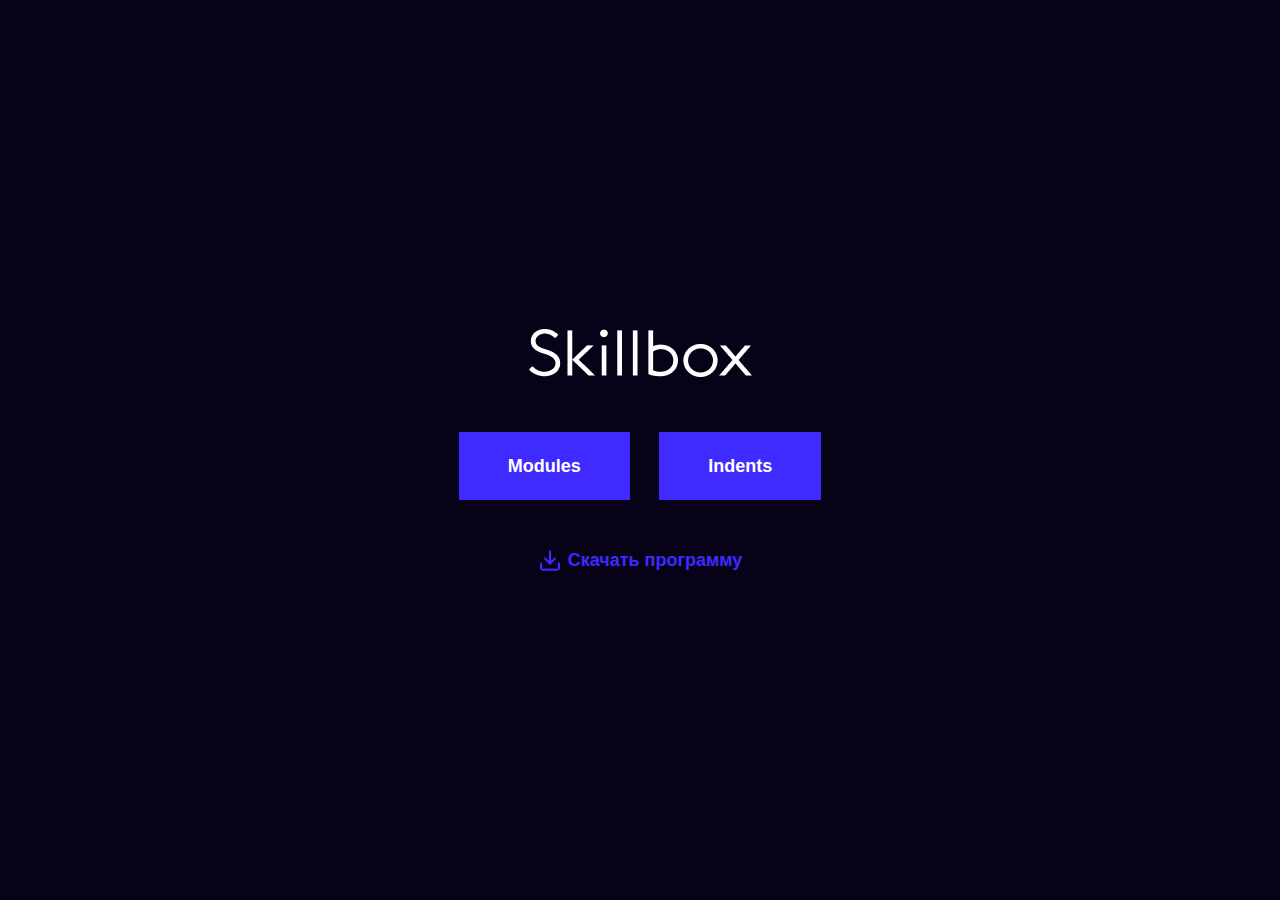
<file: index.html>
<!DOCTYPE html>
<html lang="ru">

<head>
  <meta charset="UTF-8">
  <meta http-equiv="X-UA-Compatible" content="IE=edge">
  <meta name="viewport" content="width=device-width, initial-scale=1.0">
  <title>Document</title>
  <link rel="stylesheet" href="css/normalize.css">
  <link rel="stylesheet" href="css/style.css">
</head>

<body>
  <div class="main-content">
    <a href="https://skillbox.ru/" target="_blank">
      <img src="img/logo-light.png" alt="Логотип skillbox">
    </a>
    <div>
      <a class="link" href="modules.html">Modules</a>
      <a class="link" href="article.html">Indents</a>
    </div>
    <a class="download" href="2.15%20skillbox.docx" download="">Скачать программу</a>
  </div>
</body>

</html>
</file>
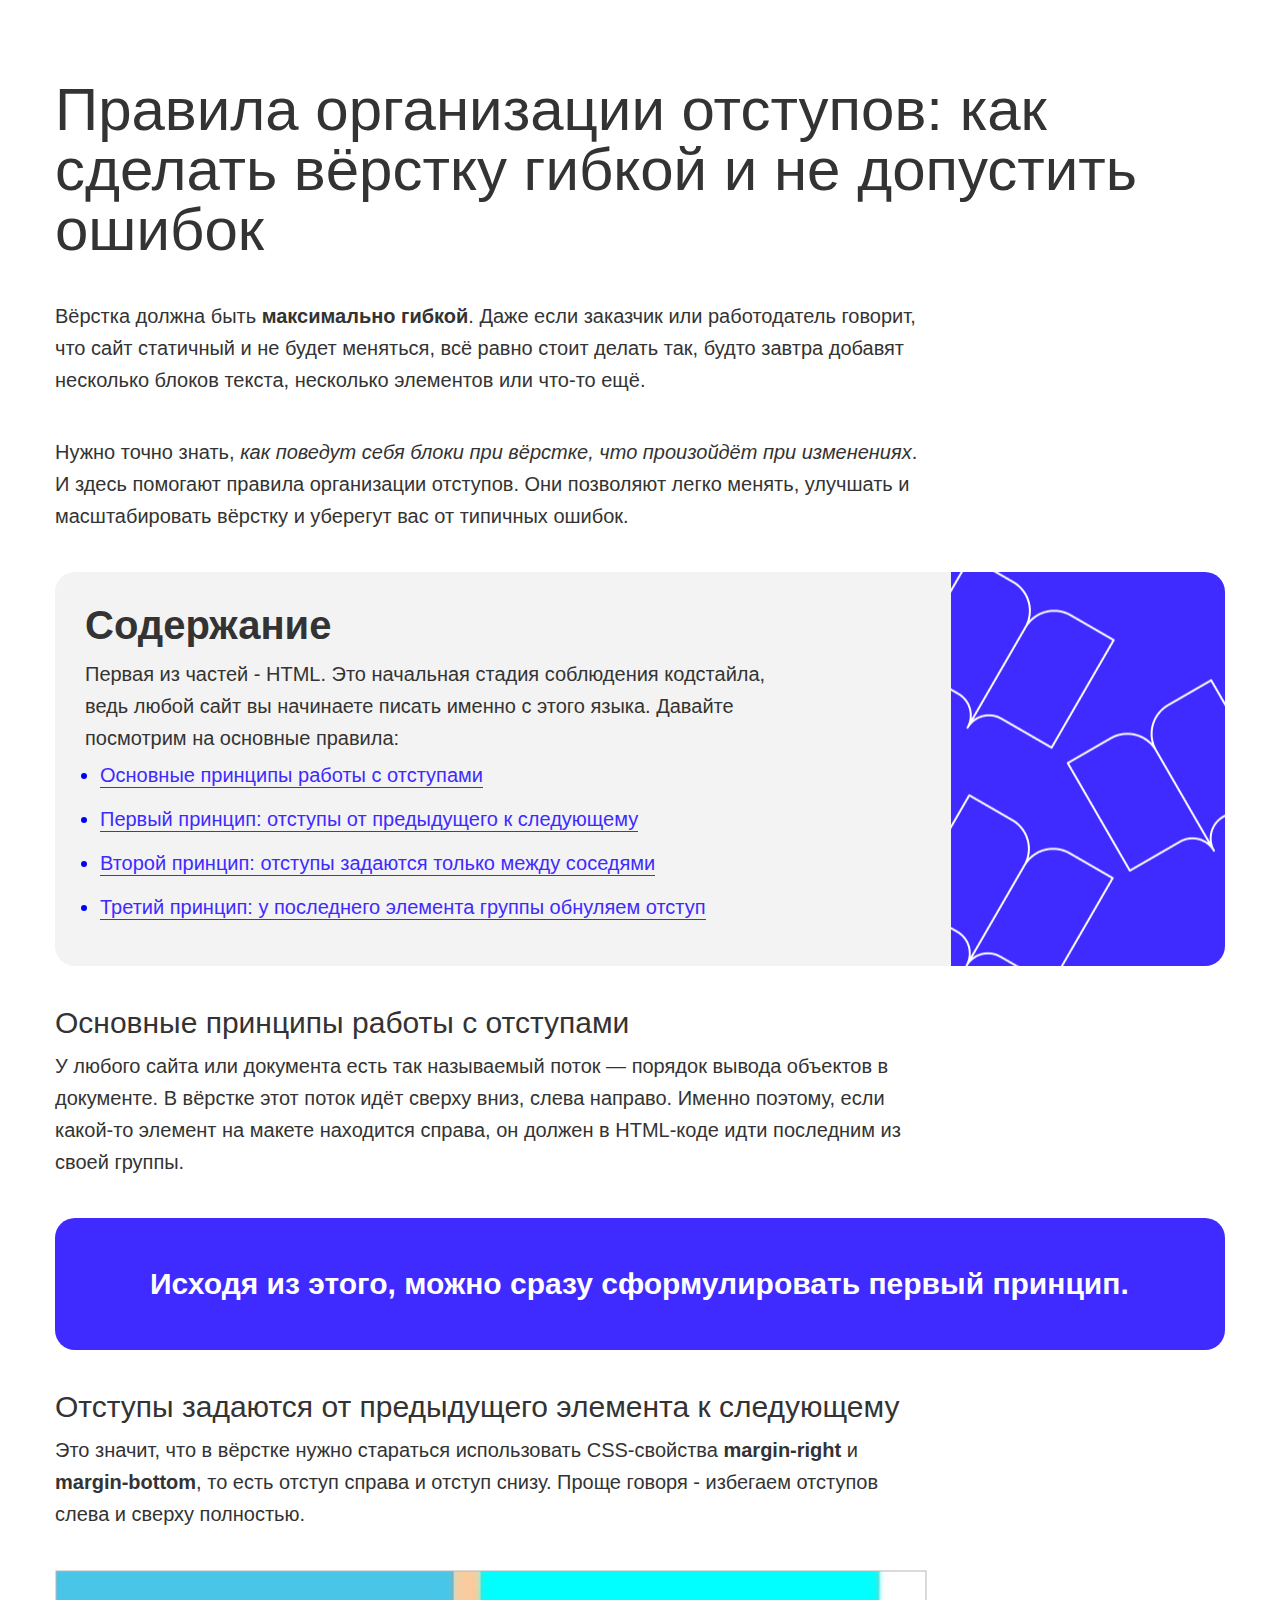
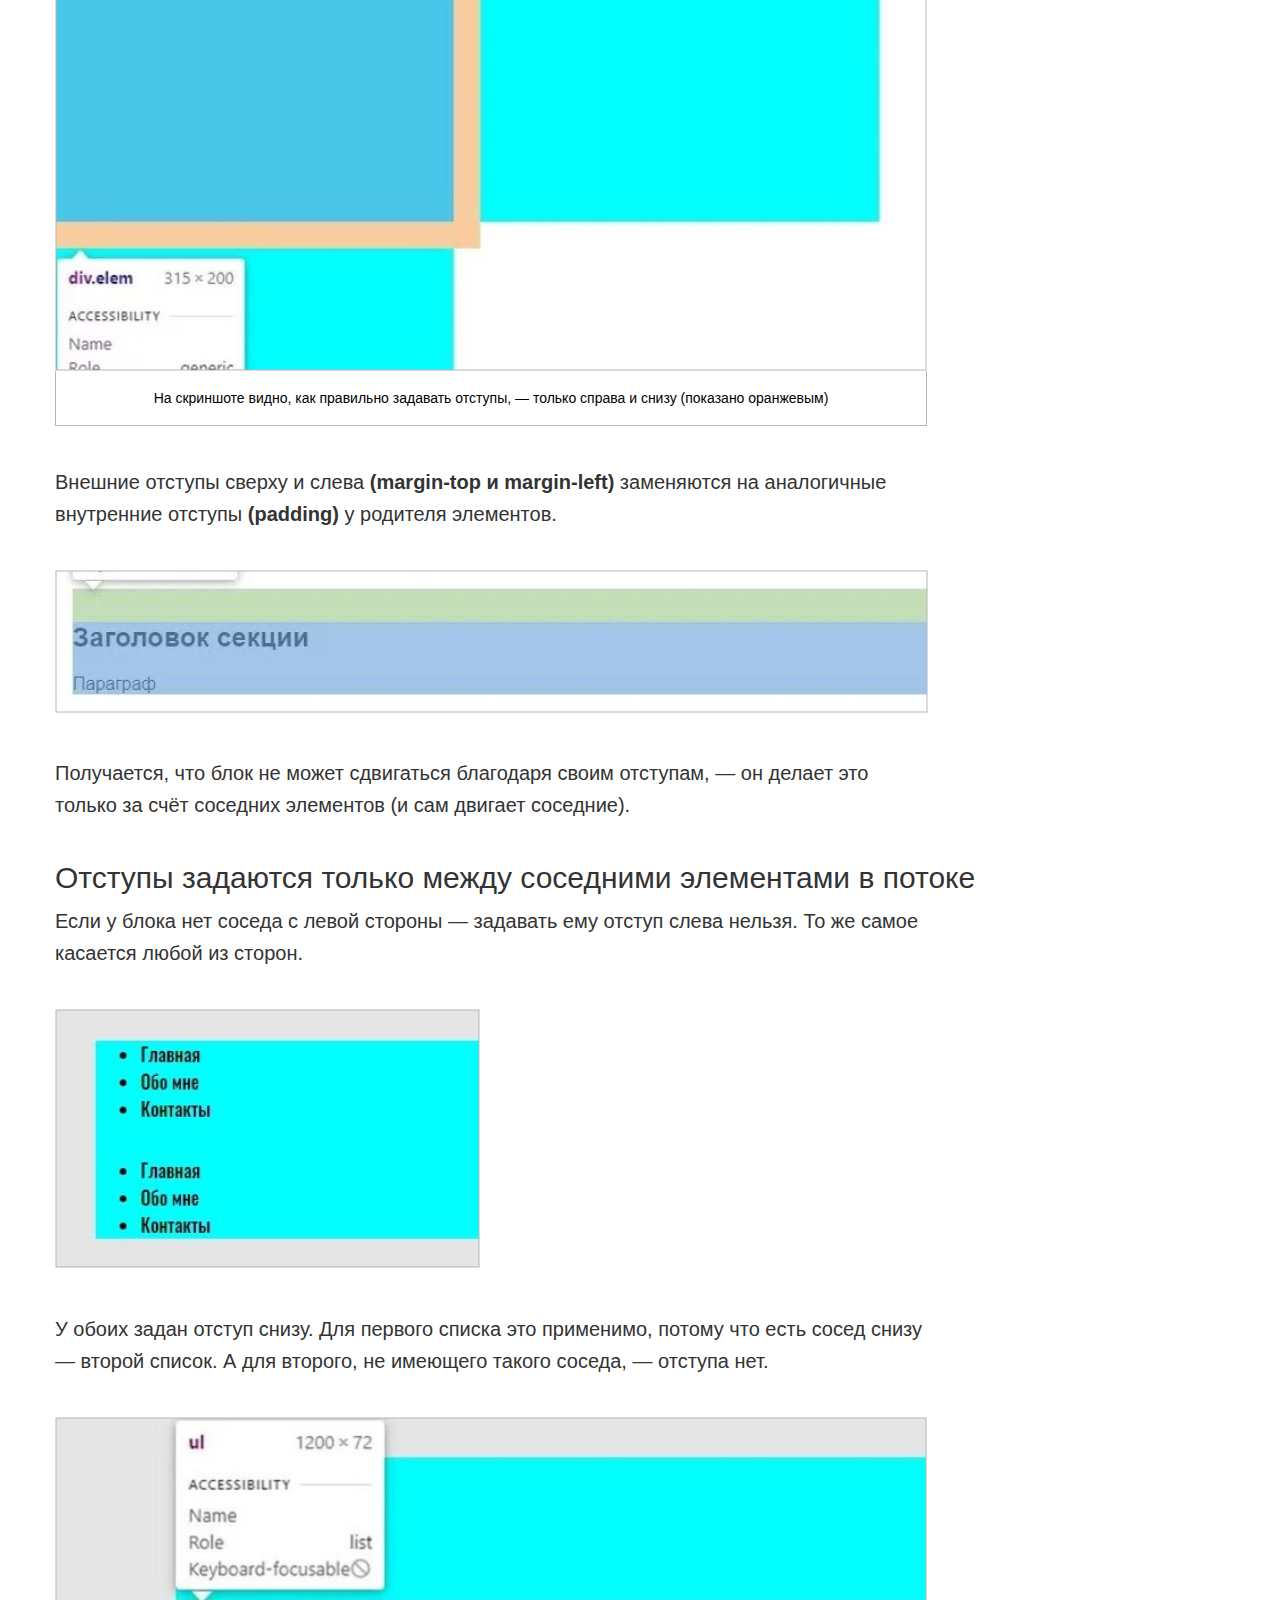
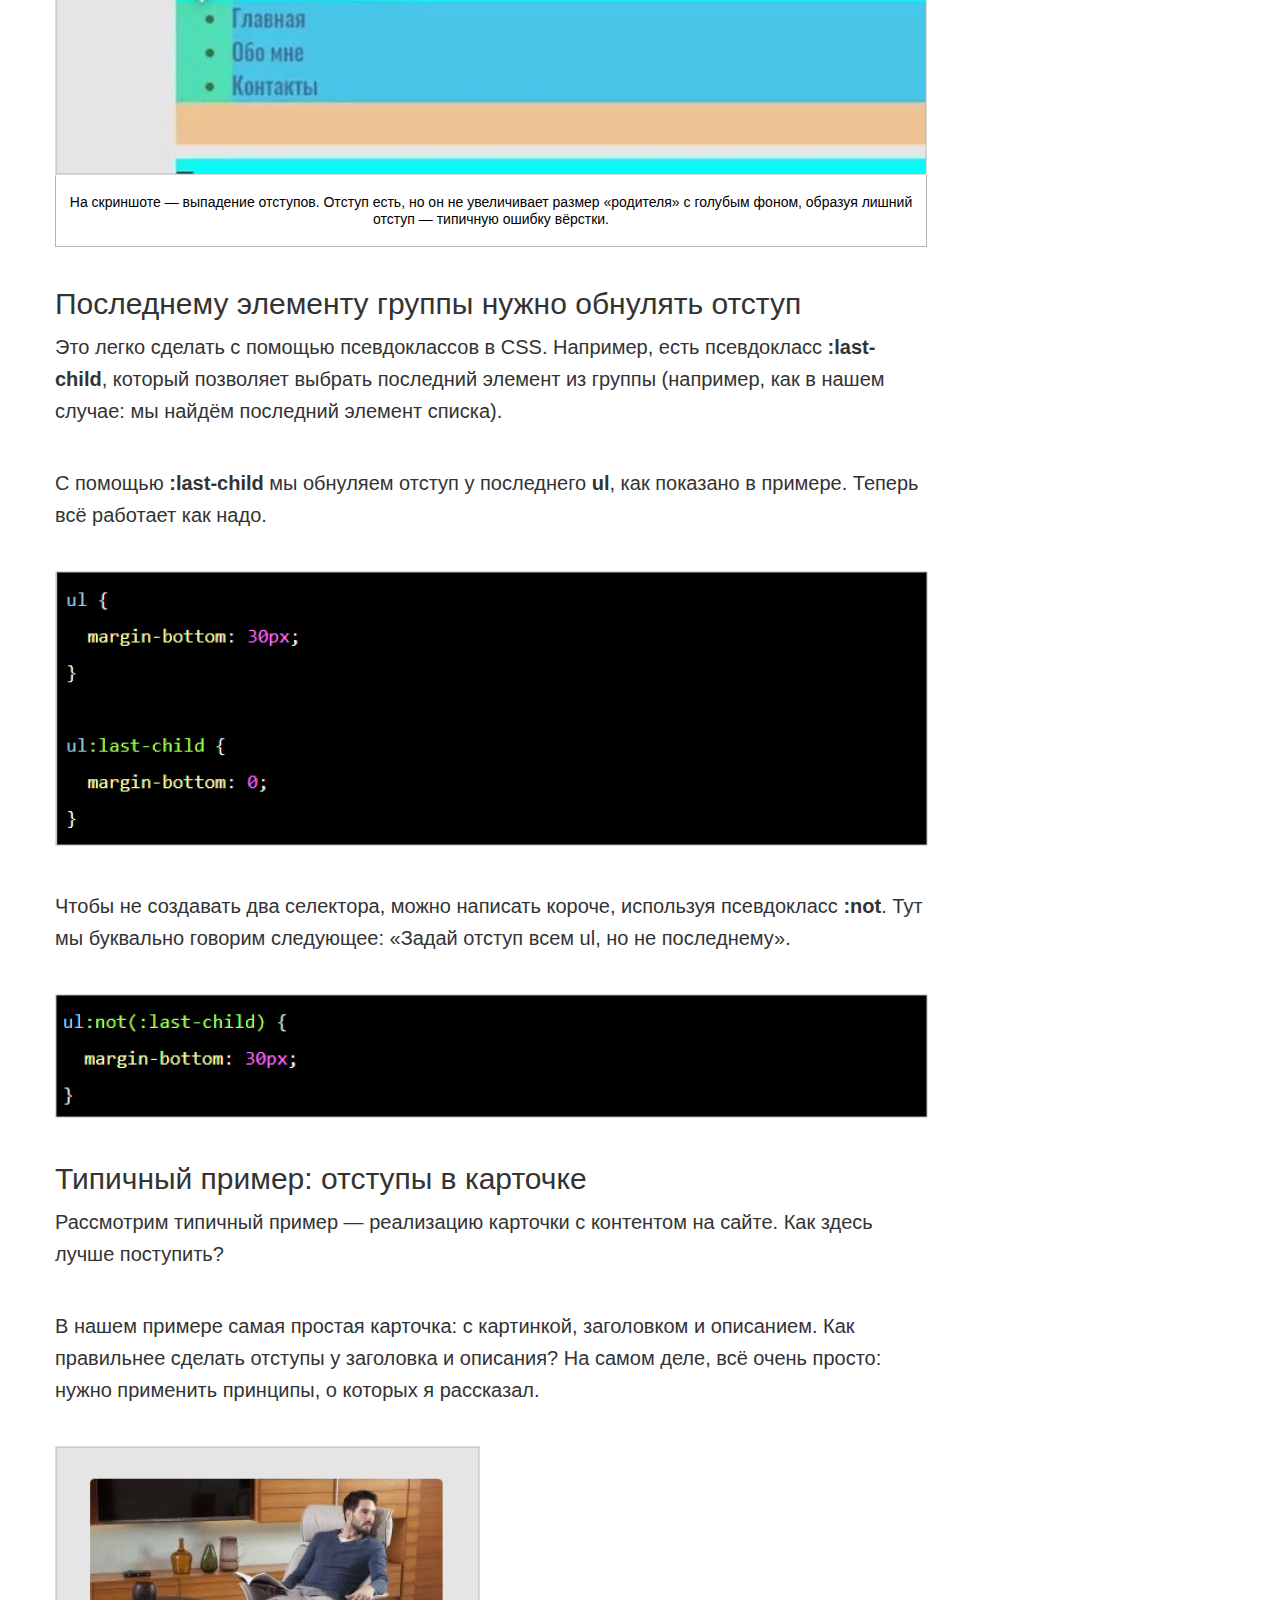
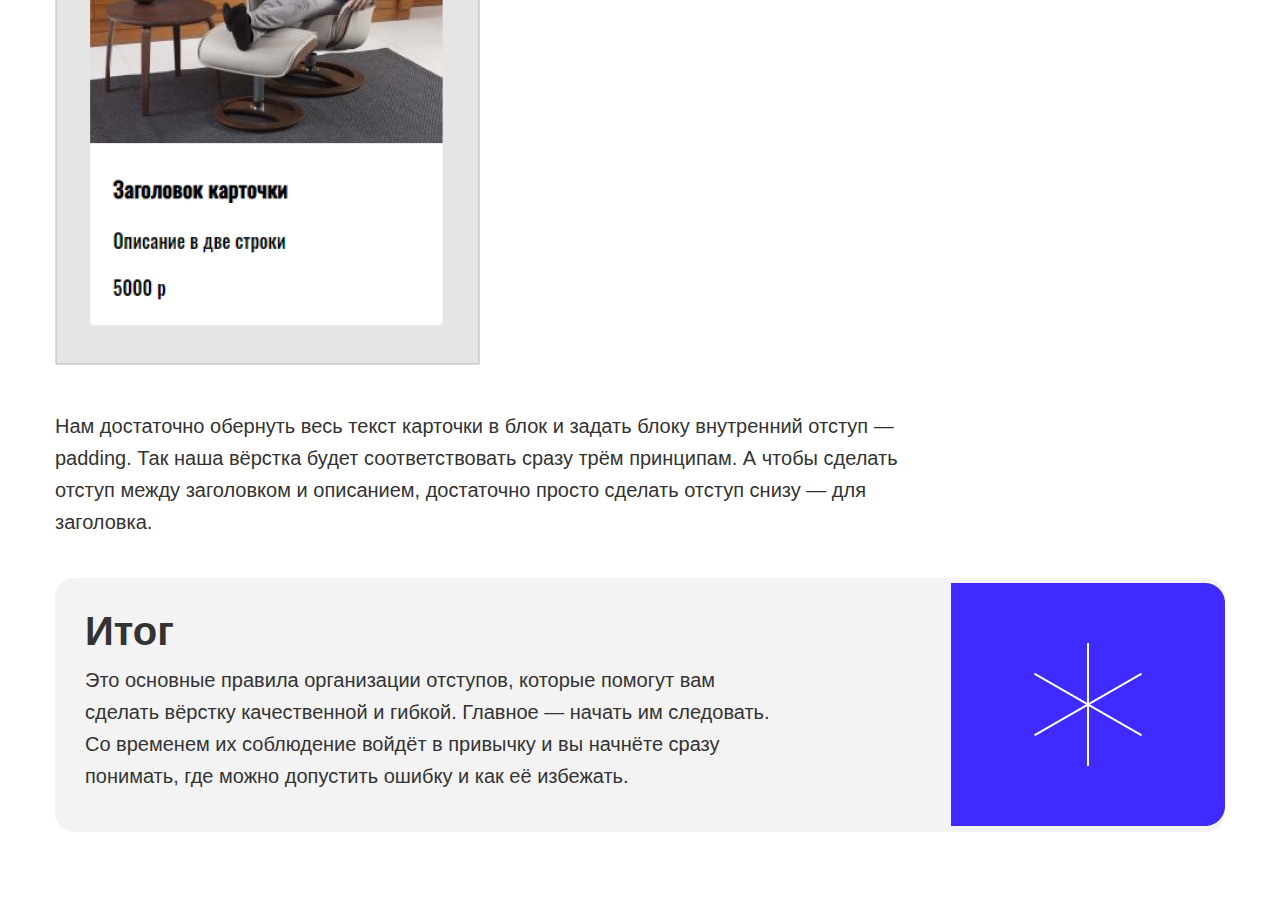
<file: article.html>
<!DOCTYPE html>
<html lang="ru">

<head>
  <meta charset="UTF-8">
  <meta http-equiv="X-UA-Compatible" content="IE=edge">
  <meta name="viewport" content="width=device-width, initial-scale=1.0">
  <title>Document</title>
  <link rel="stylesheet" href="css/normalize.css">
  <link rel="stylesheet" href="css/style.css">
</head>

<body>
  <div class="container">
    <h1 class="main-header">
      Правила организации отступов: как сделать вёрстку гибкой и не допустить ошибок
    </h1>
    <p class="text">Вёрстка должна быть <strong>максимально гибкой</strong>. Даже если заказчик или работодатель говорит, что сайт
      статичный и не будет меняться, всё равно стоит делать так, будто завтра добавят несколько блоков текста, несколько
      элементов или что-то ещё.</p>
    <p class="text">Нужно точно знать, <i>как поведут себя блоки при вёрстке, что произойдёт при изменениях</i>. И здесь помогают
      правила организации отступов. Они позволяют легко менять, улучшать и масштабировать вёрстку и уберегут вас от
      типичных ошибок.</p>
    <div class="gray-ellipse decorate1">
      <h2 class="header2">
        Содержание
      </h2>
      <p class="text">Первая из частей - HTML. Это начальная стадия соблюдения кодстайла, ведь любой сайт вы начинаете писать именно
        с
        этого языка. Давайте посмотрим на основные правила:</p>
      <ul>
        <li class="items"><a href="#principle1">Основные принципы работы с отступами</a></li>
        <li class="items"><a href="#principle2">Первый принцип: отступы от предыдущего к следующему</a></li>
        <li class="items"><a href="#principle3">Второй принцип: отступы задаются только между соседями</a></li>
        <li class="items"><a href="#principle4">Третий принцип: у последнего элемента группы обнуляем отступ</a></li>
      </ul>
    </div>
    <div id="principle1">
      <h3 class="header3">
        Основные принципы работы с отступами
      </h3>
      <p class="text">У любого сайта или документа есть так называемый поток — порядок вывода объектов в документе. В вёрстке этот
        поток идёт сверху вниз, слева направо. Именно поэтому, если какой-то элемент на макете находится справа, он
        должен
        в HTML-коде идти последним из своей группы.</p>
      <p class="text quote">Исходя из этого, можно сразу сформулировать первый принцип.</p>
    </div>
    <div id="principle2">
      <h3 class="header3">
        Отступы задаются от предыдущего элемента к следующему
      </h3>
      <p class="text">Это значит, что в вёрстке нужно стараться использовать CSS-свойства <b>margin-right</b> и <b>margin-bottom</b>,
        то есть отступ справа и отступ снизу. Проще говоря - избегаем отступов слева и сверху полностью.
      </p>
      <figure class="figure">
        <img src="img/1.jpg" alt="картинка 1">
        <figcaption>На скриншоте видно, как правильно задавать отступы, — только справа и снизу (показано оранжевым)
        </figcaption>
      </figure>
      <p class="text">Внешние отступы сверху и слева <b>(margin-top и margin-left)</b> заменяются на аналогичные внутренние отступы
        <b>(padding)</b> у родителя элементов.
      </p>
      <img src="img/2.jpg" alt="картинка 2">
      <p class="text">Получается, что блок не может сдвигаться благодаря своим отступам, — он делает это только за счёт соседних
        элементов (и сам двигает соседние).</p>
    </div>
    <div id="principle3">
      <h3 class="header3">
        Отступы задаются только между соседними элементами в потоке
      </h3>
      <p class="text">Если у блока нет соседа с левой стороны — задавать ему отступ слева нельзя. То же самое касается любой из
        сторон.
      </p>
      <img src="img/3.jpg" alt="картинка 3">
      <p class="text">У обоих задан отступ снизу. Для первого списка это применимо, потому что есть сосед снизу — второй список. А
        для
        второго, не имеющего такого соседа, — отступа нет.</p>
      <figure class="figure">
        <img src="img/4.jpg" alt="картинка 4">
        <figcaption>На скриншоте — выпадение отступов. Отступ есть, но он не увеличивает размер «родителя» с голубым
          фоном, образуя лишний отступ — типичную ошибку вёрстки.</figcaption>
      </figure>
    </div>
    <div id="principle4">
      <h3 class="header3">
        Последнему элементу группы нужно обнулять отступ
      </h3>
      <p class="text">Это легко сделать с помощью псевдоклассов в CSS. Например, есть псевдокласс <b>:last-child</b>, который
        позволяет
        выбрать последний элемент из группы (например, как в нашем случае: мы найдём последний элемент списка).</p>
      <p class="text">С помощью <b>:last-child</b> мы обнуляем отступ у последнего <b>ul</b>, как показано в примере. Теперь всё
        работает как надо.</p>
      <img src="img/5.jpg" alt="картинка 5">
      <p class="text">Чтобы не создавать два селектора, можно написать короче, используя псевдокласс <b>:not</b>. Тут мы буквально
        говорим следующее: «Задай отступ всем ul, но не последнему».</p>
      <img src="img/6.jpg" alt="картинка 6">
    </div>
    <h3 class="header3">
      Типичный пример: отступы в карточке
    </h3>
    <p class="text">Рассмотрим типичный пример — реализацию карточки с контентом на сайте. Как здесь лучше поступить?</p>
    <p class="text">В нашем примере самая простая карточка: с картинкой, заголовком и описанием. Как правильнее сделать отступы у
      заголовка и описания? На самом деле, всё очень просто: нужно применить принципы, о которых я рассказал.</p>
    <img src="img/7.jpg" alt="картинка 7">
    <p class="text">Нам достаточно обернуть весь текст карточки в блок и задать блоку внутренний отступ — padding. Так наша вёрстка
      будет соответствовать сразу трём принципам. А чтобы сделать отступ между заголовком и описанием, достаточно просто
      сделать отступ снизу — для заголовка.</p>
    <div class="gray-ellipse decorate2">
      <h2 class="header2">
        Итог
      </h2>
      <p class="text">Это основные правила организации отступов, которые помогут вам сделать вёрстку качественной и гибкой. Главное —
        начать им следовать. Со временем их соблюдение войдёт в привычку и вы начнёте сразу понимать, где можно
        допустить
        ошибку и как её избежать.</p>
    </div>
  </div>
</body>

</html>
</file>
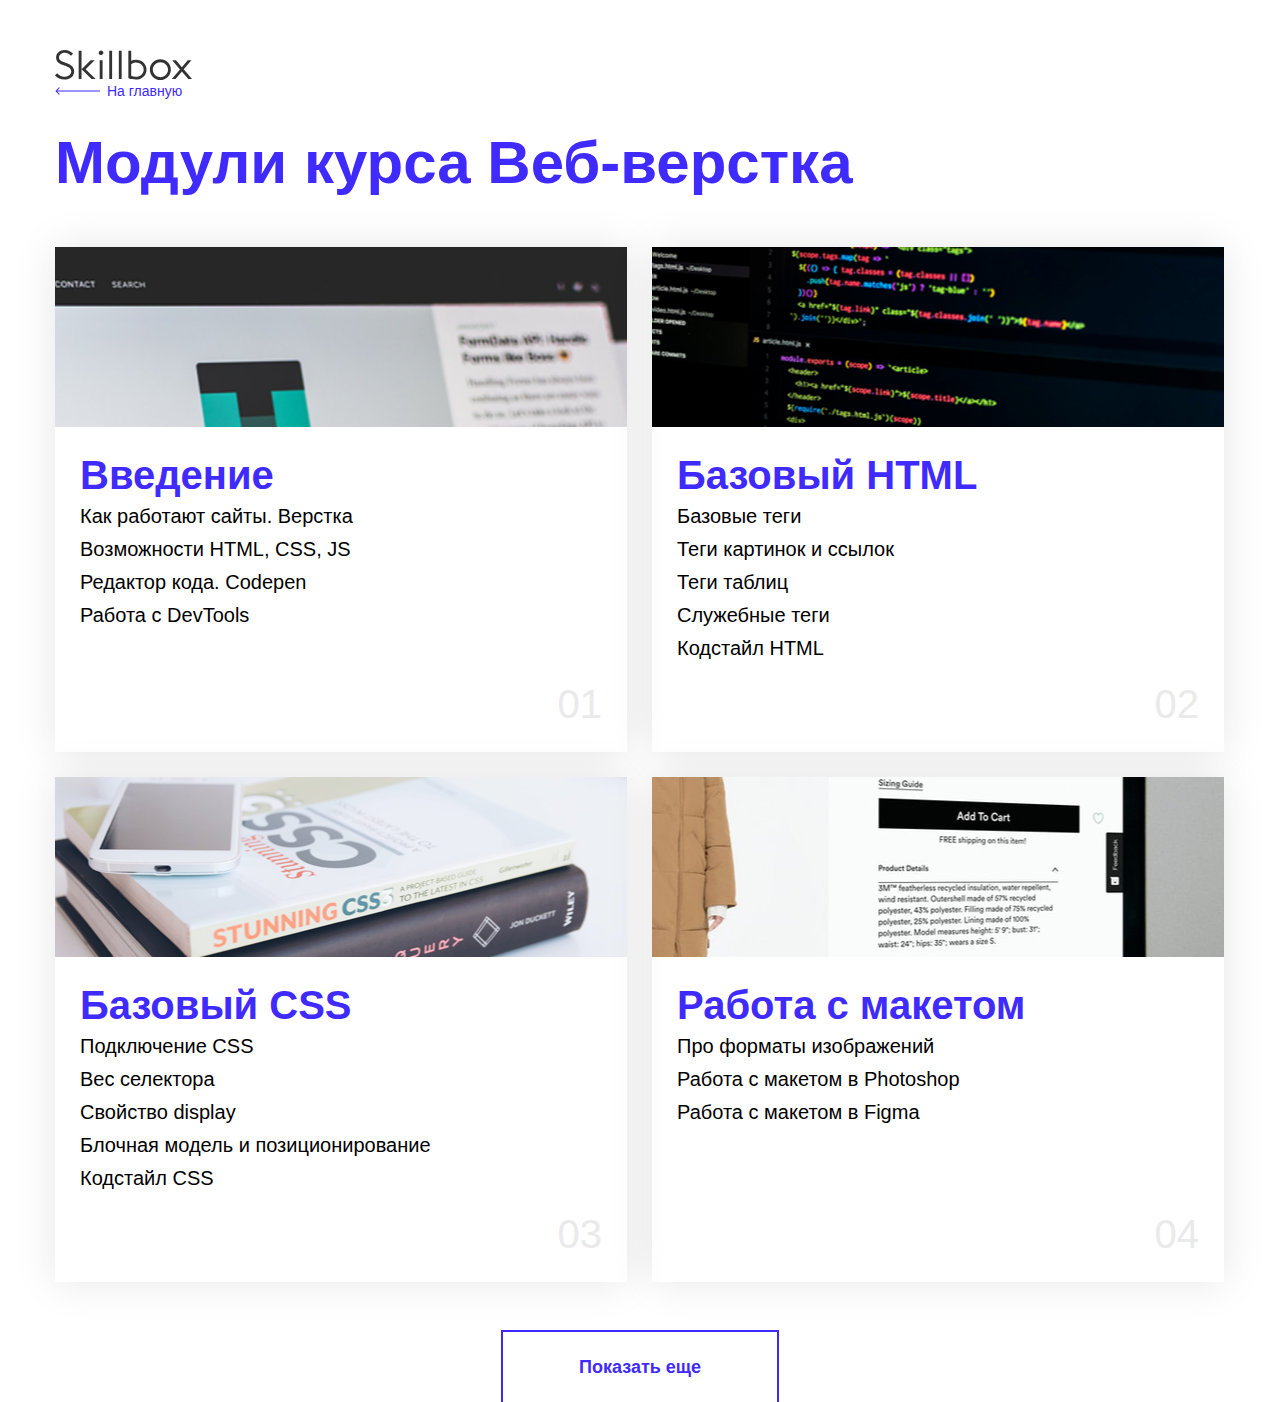
<file: modules.html>
<!DOCTYPE html>
<html lang="ru">

<head>
  <meta charset="UTF-8">
  <meta http-equiv="X-UA-Compatible" content="IE=edge">
  <meta name="viewport" content="width=device-width, initial-scale=1.0">
  <title>Document</title>
  <link rel="stylesheet" href="css/normalize.css">
  <link rel="stylesheet" href="css/style.css">
</head>

<body>
  <div class="modules-container">
    <img class="logo-dark" src="img/logo-vector.svg" alt="Логотип skillbox">
    <a class="href-main" href="index.html">На главную</a>
    <h1 class="modules-header">Модули курса Веб-верстка</h1>
    <ul class="cards">
      <li class="card promo-1">
        <h2 class="card-header">Введение</h2>
        <ul class="card-content">
          <li>Как работают сайты. Верстка</li>
          <li>Возможности HTML, CSS, JS</li>
          <li>Редактор кода. Codepen</li>
          <li>Работа с DevTools</li>
        </ul>
        <div class="number-panel">01</div>
      </li>
      <li class="card promo-2">
        <h2 class="card-header">Базовый HTML</h2>
        <ul class="card-content">
          <li>Базовые теги</li>
          <li>Теги картинок и ссылок</li>
          <li>Теги таблиц</li>
          <li>Служебные теги</li>
          <li>Кодстайл HTML</li>
        </ul>
        <div class="number-panel">02</div>
      </li>
      <li class="card promo-3">
        <h2 class="card-header">Базовый CSS</h2>
        <ul class="card-content">
          <li>Подключение CSS</li>
          <li>Вес селектора</li>
          <li>Свойство display</li>
          <li>Блочная модель и позиционирование</li>
          <li>Кодстайл CSS</li>
        </ul>
        <div class="number-panel">03</div>
      </li>
      <li class="card promo-4">
        <h2 class="card-header">Работа с макетом</h2>
        <ul class="card-content">
          <li>Про форматы изображений</li>
          <li>Работа с макетом в Photoshop</li>
          <li>Работа с макетом в Figma</li>
        </ul>
        <div class="number-panel">04</div>
      </li>
    </ul>
    <button class="button">Показать еще</button>
  </div>
</body>

</html>
</file>
<file: css/style.css>
html {
  box-sizing: border-box;
}

*,
*::before,
*::after {
  box-sizing: inherit;
}

a {
  color: inherit;
  text-decoration: none;
}

img {
  max-width: 100%;
}

body {
  font-family: Arial, Verdana, sans-serif;
}

.main-content {
  display: flex;
  flex-direction: column;
  align-items: center;
  justify-content: center;
  min-height: 100vh;
  color: #fff;
  background-color: #070217;
}

.main-content img {
  display: inline-block;
  margin-bottom: 50px;
}

.main-content div {
  margin-bottom: 50px;
}

.main-content div a {
  display: inline-block;
  padding: 24px 49px;
}

.main-content div :not(:last-child) {
  margin-right: 25px;
}

.container {
  margin: 0 auto;
  padding: 80px 0;
  width: 1170px;
}

.container * {
  margin-top: 0px;
}

.container div figure {
  margin-left: 0px;
}

.container h1 {
  margin-bottom: 40px;
}

.text {
  margin-bottom: 40px;
  width: 872px;
}

.gray-ellipse {
  border-radius: 20px;
  padding: 30px;
  background-color: #f3f3f3;
  margin-bottom: 40px;
}

.container .gray-ellipse:last-child {
  margin-bottom: 0;
}

.gray-ellipse p {
  width: 692px;
  margin-bottom: 10px;
}

.container h2,
h3 {
  margin-bottom: 10px;
}

.container ul {
  padding-left: 15px;
}

.container ul li:not(:last-child) {
  margin-bottom: 20px;
}

.container img {
  margin-bottom: 40px;
}

.container figure>img {
  margin-bottom: 0px;
}

.container figure {
  display: inline-block;
  margin-bottom: 40px;
  width: 872px;
}

.link {
  font-weight: 700;
  font-size: 18px;
  background-color: #3f2aff;
}

.download {
  font-weight: 700;
  font-size: 18px;
  padding-left: 30px;
  color: #3f2aff;
  background-image: url("../img/download.png");
  background-position: left center;
  background-repeat: no-repeat;
  background-size: auto;
}

.main-header {
  font-weight: 400;
  font-size: 60px;
  line-height: 60px;
  color: #333;
}

.text {
  font-weight: 400;
  font-size: 20px;
  line-height: 32px;
  color: #333;
}

.quote {
  border-radius: 20px;
  padding: 50px 95px;
  width: 100%;
  font-weight: 700;
  font-size: 30px;
  color: #fff;
  background-color: #3f2aff;
}

.gray-ellipse {
  background-position: right center;
  background-repeat: no-repeat;
  background-size: auto;
}

.decorate1 {
  background-image: url("../img/decorate-1.png");
}

.decorate2 {
  background-image: url("../img/decorate-2.png");
}

.header2 {
  font-size: 40px;
  line-height: 46px;
  color: #333;
}

::marker {
  color: blue;
}

.items {
  border-bottom: 1px solid #3f2aff;
  font-size: 20px;
  color: #3f2aff;
  width: fit-content;
}

.header3 {
  font-weight: 400;
  font-size: 30px;
  line-height: 34px;
  color: #333;
}

.figure {
  font-size: 0;
}

.figure figcaption {
  border: 1px solid #b6b6b6;
  border-top: 0;
  padding: 19px 0;
  font-weight: 400;
  font-size: 14px;
  text-align: center;
}

.modules-container {
  width: 1170px;
  margin: 0 auto;
  max-width: 100%;
}

.logo-dark {
  display: block;
  width: 137px;
  height: 30px;
  margin-top: 50px;
}

.href-main {
  margin-top: 25px;
  color: #3f2aff;
  font-family: Arial, Helvetica, sans-serif;
  font-weight: 400;
  font-size: 14px;
  line-height: 23px;
  background-image: url(../img/Arrow.svg);
  background-position: left center;
  background-repeat: no-repeat;
  background-size: 45px auto;
  padding-left: 52px;
}

.modules-header {
  font-family: Arial, "Helvetica Neue", Helvetica, sans-serif;
  font-weight: 700;
  font-size: 60px;
  line-height: 69px;
  color: #3f2aff;
  margin: 25px 0 0 0;
}

.cards {
  display: inline-block;
  margin-top: 25px;
  padding-left: 0;
  list-style: none;
  font-size: 0;
}

.card {
  display: inline-block;
  margin-top: 25px;
  margin-right: 25px;
  padding-top: 180px;
  padding-left: 25px;
  width: 572px;
  height: 505px;
  box-shadow: 0 0 40px rgba(0, 0, 0, 0.1);
  background-position: center top;
  background-repeat: no-repeat;
  background-size: 572px 180px;
  position: relative;
  vertical-align: top;
}

.promo-1 {
  background-image: url("../img/promo-1.png");
}

.promo-2 {
  background-image: url("../img/promo-2.png");
}

.promo-3 {
  background-image: url("../img/promo-3.png");
}

.promo-4 {
  background-image: url("../img/promo-4.png");
}

.cards li:nth-child(2n) {
  margin-right: 0;
}

/* .card-container {
  width: 522px;
  height: 275px;
} */

.card-header {
  font-family: Arial, Helvetica, sans-serif;
  font-weight: 700;
  font-size: 40px;
  line-height: 46px;
  color: #3f2aff;
  margin: 25px 0 0;
}

.card-content {
  list-style: none;
  margin-top: 2px;
  padding: 0;
  /* margin-left: 25px; */
  font-family: Arial, Helvetica, sans-serif;
  font-weight: 400;
  font-size: 20px;
  line-height: 33px;
}

.number-panel {
  width: 46px;
  height: 46px;
  position: absolute;
  bottom: 25px;
  right: 25px;
  font-family: Arial, Helvetica, sans-serif;
  font-weight: 400;
  font-size: 40px;
  line-height: 46px;
  text-align: right;
  color: #eaeaea;
}

.button {
  display: block;
  width: 274px;
  height: 70px;
  margin: 50px auto 0px;
  padding: 24px 75px;
  border: 0;
  outline: 2px solid #3f2aff;
  background-color: transparent;
  color: #3f2aff;
  font-family: Arial, Helvetica, sans-serif;
  font-weight: 700;
  font-size: 18px;
  line-height: 21px;
  text-align: center;
}
</file>
